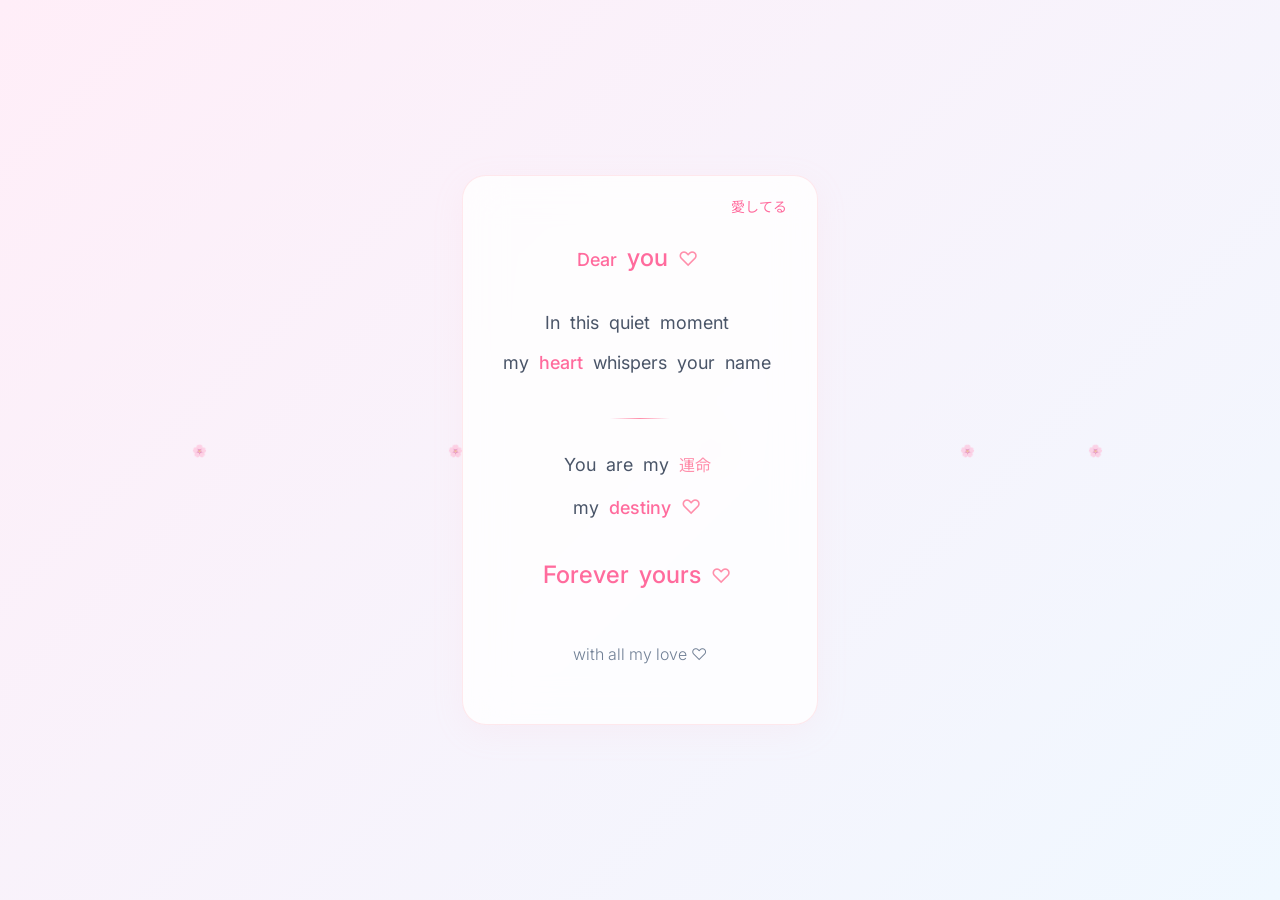
<file: iloveu.html>
<!DOCTYPE html>
<html lang="en">
<head>
    <meta charset="UTF-8">
    <meta name="viewport" content="width=device-width, initial-scale=1.0">
    <title>Anime Love Letter ♡</title>
    <style>
        @import url('https://fonts.googleapis.com/css2?family=Inter:wght@300;400;500&family=Noto+Sans+JP:wght@300;400;500&display=swap');
        
        * {
            margin: 0;
            padding: 0;
            box-sizing: border-box;
        }
        
        body {
            background: linear-gradient(135deg, #ffeef8 0%, #f0f8ff 100%);
            min-height: 100vh;
            display: flex;
            justify-content: center;
            align-items: center;
            font-family: 'Inter', 'Noto Sans JP', sans-serif;
            color: #2d3748;
            overflow: hidden;
        }
        
        .letter-container {
            background: rgba(255, 255, 255, 0.8);
            backdrop-filter: blur(20px);
            padding: 60px 40px;
            border-radius: 24px;
            border: 1px solid rgba(255, 182, 193, 0.3);
            max-width: 500px;
            text-align: center;
            position: relative;
            box-shadow: 0 8px 32px rgba(255, 182, 193, 0.1);
        }
        
        .japanese-accent {
            position: absolute;
            top: 20px;
            right: 30px;
            font-size: 14px;
            color: #ff6b9d;
            opacity: 0;
            animation: fadeIn 1s ease-out forwards;
            animation-delay: 0.2s;
            font-family: 'Noto Sans JP', sans-serif;
        }
        
        .word {
            display: inline-block;
            opacity: 0;
            transform: translateY(10px);
            animation: gentleFadeIn 0.6s ease-out forwards;
            margin: 0 6px 8px 0;
            font-size: 18px;
            font-weight: 400;
            color: #4a5568;
            line-height: 1.8;
        }
        
        .word.emphasis {
            color: #ff6b9d;
            font-weight: 500;
        }
        
        .word.heart {
            color: #ff8fab;
            font-size: 20px;
            animation: gentleFadeIn 0.6s ease-out forwards, gentlePulse 3s ease-in-out infinite;
        }
        
        .word.large {
            font-size: 24px;
            font-weight: 500;
            color: #ff6b9d;
        }
        
        .japanese-word {
            font-family: 'Noto Sans JP', sans-serif;
            color: #ff8fab;
            font-size: 16px;
        }
        
        @keyframes gentleFadeIn {
            to {
                opacity: 1;
                transform: translateY(0);
            }
        }
        
        @keyframes gentlePulse {
            0%, 100% { transform: scale(1); }
            50% { transform: scale(1.05); }
        }
        
        @keyframes fadeIn {
            to { opacity: 1; }
        }
        
        .sakura {
            position: absolute;
            color: #ffb3d1;
            font-size: 12px;
            opacity: 0.6;
            animation: sakuraFall 8s linear infinite;
        }
        
        @keyframes sakuraFall {
            0% {
                transform: translateY(-100px) rotate(0deg);
                opacity: 0;
            }
            10% {
                opacity: 0.6;
            }
            90% {
                opacity: 0.6;
            }
            100% {
                transform: translateY(100vh) rotate(360deg);
                opacity: 0;
            }
        }
        
        .signature {
            margin-top: 40px;
            font-size: 16px;
            color: #718096;
            opacity: 0;
            animation: gentleFadeIn 0.6s ease-out forwards;
            animation-delay: 8s;
            font-weight: 300;
        }
        
        .divider {
            width: 60px;
            height: 1px;
            background: linear-gradient(90deg, transparent, #ff8fab, transparent);
            margin: 30px auto;
            opacity: 0;
            animation: gentleFadeIn 0.6s ease-out forwards;
            animation-delay: 4s;
        }
    </style>
</head>
<body>
    <!-- Floating sakura petals -->
    <div class="sakura" style="left: 15%; animation-delay: 0s;">🌸</div>
    <div class="sakura" style="left: 35%; animation-delay: 2s;">🌸</div>
    <div class="sakura" style="left: 55%; animation-delay: 4s;">🌸</div>
    <div class="sakura" style="left: 75%; animation-delay: 6s;">🌸</div>
    <div class="sakura" style="left: 85%; animation-delay: 1s;">🌸</div>
    
    <div class="letter-container">
        <div class="japanese-accent">愛してる</div>
        
        <div class="love-letter">
            <span class="word emphasis" style="animation-delay: 0.5s;">Dear</span>
            <span class="word large" style="animation-delay: 0.8s;">you</span>
            <span class="word heart" style="animation-delay: 1.1s;">♡</span>
            <br><br>
            
            <span class="word" style="animation-delay: 1.4s;">In</span>
            <span class="word" style="animation-delay: 1.7s;">this</span>
            <span class="word" style="animation-delay: 2s;">quiet</span>
            <span class="word" style="animation-delay: 2.3s;">moment</span>
            <br>
            <span class="word" style="animation-delay: 2.6s;">my</span>
            <span class="word emphasis" style="animation-delay: 2.9s;">heart</span>
            <span class="word" style="animation-delay: 3.2s;">whispers</span>
            <span class="word" style="animation-delay: 3.5s;">your</span>
            <span class="word" style="animation-delay: 3.8s;">name</span>
            
            <div class="divider"></div>
            
            <span class="word" style="animation-delay: 4.5s;">You</span>
            <span class="word" style="animation-delay: 4.8s;">are</span>
            <span class="word" style="animation-delay: 5.1s;">my</span>
            <span class="word japanese-word" style="animation-delay: 5.4s;">運命</span>
            <br>
            <span class="word" style="animation-delay: 5.7s;">my</span>
            <span class="word emphasis" style="animation-delay: 6s;">destiny</span>
            <span class="word heart" style="animation-delay: 6.3s;">♡</span>
            <br><br>
            
            <span class="word large" style="animation-delay: 6.8s;">Forever</span>
            <span class="word large" style="animation-delay: 7.1s;">yours</span>
            <span class="word heart" style="animation-delay: 7.4s;">♡</span>
        </div>
        
        <div class="signature">
            with all my love ♡
        </div>
    </div>
</body>
</html>
</file>
